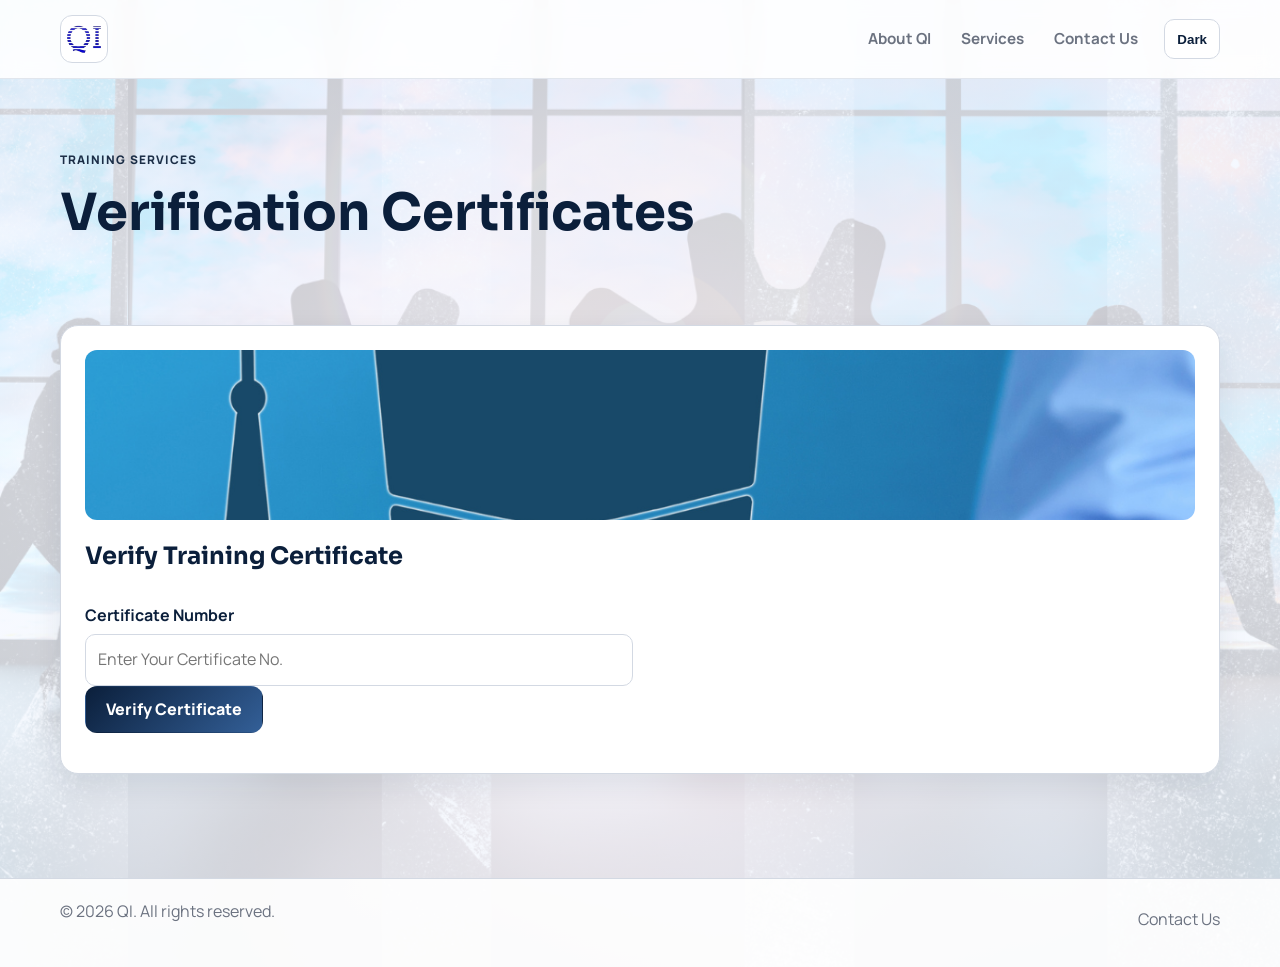
<file: certificate-verification.html>
<!DOCTYPE html>
<html lang="en">
<head>
  <meta charset="UTF-8">
  <meta name="viewport" content="width=device-width, initial-scale=1.0">
  <meta name="description" content="QI certificate verification page for training certificates.">
  <title>QI | Verification Certificates</title>
  <link rel="preconnect" href="https://fonts.googleapis.com">
  <link rel="preconnect" href="https://fonts.gstatic.com" crossorigin>
  <link href="https://fonts.googleapis.com/css2?family=Manrope:wght@400;500;600;700;800&family=Sora:wght@500;600;700;800&display=swap" rel="stylesheet">
  <link rel="stylesheet" href="assets/css/styles.css">
</head>
<body>
  <header class="site-header">
    <div class="container nav-wrap">
      <a class="logo" href="index.html" aria-label="QI Home">
        <img class="logo-image" src="imgs/QI_LOGO.png" alt="QI Logo">
        <!-- <span class="logo-text">Quality Institution</span> -->
      </a>
      <button class="menu-toggle" aria-label="Toggle navigation" aria-expanded="false">Menu</button>
      <nav class="site-nav" data-nav>
        <a href="index.html">About QI</a>
                <a href="index.html#services">Services</a>
        <a href="contact.html">Contact Us</a>
      </nav>
      <button class="theme-toggle" id="themeToggle" type="button" aria-label="Toggle color theme">Dark</button>
    </div>
  </header>

  <main>
    <section class="page-hero">
      <div class="container reveal">
        <p class="eyebrow">Training Services</p>
        <h1>Verification Certificates</h1>
        <!-- <p>Use this page to submit certificate verification requests.</p> -->
      </div>
    </section>

    <section class="section">
      <div class="container">
        <article class="card reveal">
          <img class="card-image" src="imgs/cert1.png" alt="Certificate verification documents">
          <h2>Verify Training Certificate</h2>
          <form id="verificationForm">
            <div class="form-grid">
              <div>
                <label for="certificateId">Certificate Number</label>
                <input id="certificateId" name="certificateId" type="text" required placeholder="Enter Your Certificate No.">
              </div>
              <!-- <div>
                <label for="certificateName">Trainee Name</label>
                <input id="certificateName" name="certificateName" type="text" required>
              </div> -->
            </div>

            <button class="btn btn-primary" type="submit">Verify Certificate</button>
            <p id="verificationResult" class="verification-result" aria-live="polite"></p>
          </form>
        </article>
      </div>
    </section>
  </main>

  <footer class="site-footer">
    <div class="container footer-wrap">
      <p>&copy; <span id="year"></span> QI. All rights reserved.</p>
      <a href="contact.html">Contact Us</a>
    </div>
  </footer>

  <script src="assets/js/main.js"></script>
</body>
</html>
</file>
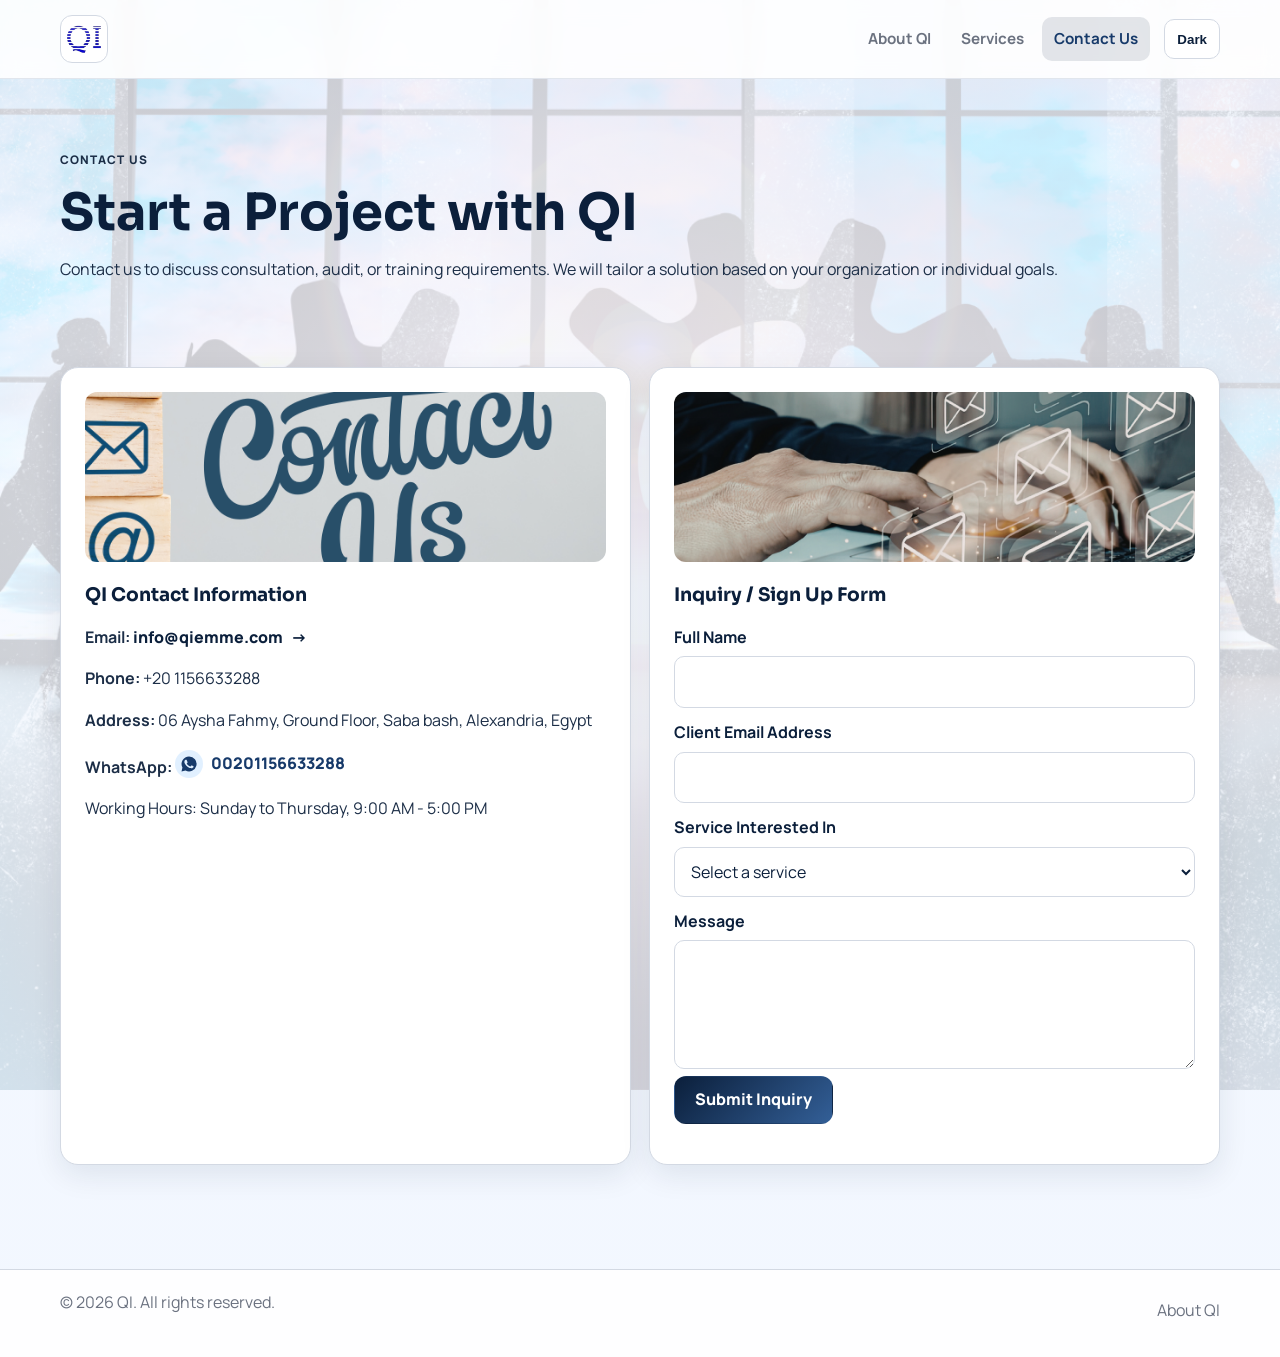
<file: contact.html>
<!DOCTYPE html>
<html lang="en">
<head>
  <meta charset="UTF-8">
  <meta name="viewport" content="width=device-width, initial-scale=1.0">
  <meta name="description" content="Contact Quality Institution for Engineering and Management Consultancy (QI).">
  <title>QI | Contact Us</title>
  <link rel="preconnect" href="https://fonts.googleapis.com">
  <link rel="preconnect" href="https://fonts.gstatic.com" crossorigin>
  <link href="https://fonts.googleapis.com/css2?family=Manrope:wght@400;500;600;700;800&family=Sora:wght@500;600;700;800&display=swap" rel="stylesheet">
  <link rel="stylesheet" href="assets/css/styles.css">
</head>
<body>
  <header class="site-header">
    <div class="container nav-wrap">
      <a class="logo" href="index.html" aria-label="QI Home">
        <img class="logo-image" src="imgs/QI_LOGO.png" alt="QI Logo">
        <!-- <span class="logo-text">Quality Institution</span> -->
      </a>
      <button class="menu-toggle" aria-label="Toggle navigation" aria-expanded="false">Menu</button>
      <nav class="site-nav" data-nav>
        <a href="index.html">About QI</a>
                <a href="index.html#services">Services</a>
        <a href="contact.html" class="active">Contact Us</a>
      </nav>
      <button class="theme-toggle" id="themeToggle" type="button" aria-label="Toggle color theme">Dark</button>
    </div>
  </header>

  <main>
    <section class="page-hero">
      <div class="container reveal">
        <p class="eyebrow">Contact Us</p>
        <h1>Start a Project with QI</h1>
        <p>
          Contact us to discuss consultation, audit, or training requirements.
          We will tailor a solution based on your organization or individual goals.
        </p>
      </div>
    </section>

    <section class="section">
      <div class="container contact-layout">
        <article class="card reveal">
          <img class="card-image" src="imgs/cont.png" alt="Customer support team">
          <h3>QI Contact Information</h3>
          <p><strong>Email:</strong> <a class="text-link" href="mailto:info@qiemme.com">info@qiemme.com</a></p>
          <p><strong>Phone:</strong> +20 1156633288</p>
          <p><strong>Address:</strong> 06 Aysha Fahmy, Ground Floor, Saba bash, Alexandria, Egypt</p>
          <p>
            <strong>WhatsApp:</strong>
            <a class="whatsapp-link" href="https://wa.me/201156633288" target="_blank" rel="noopener noreferrer" aria-label="Chat with QI on WhatsApp">
              <span class="wa-icon" aria-hidden="true">
                <svg viewBox="0 0 24 24" width="18" height="18" focusable="false">
                  <path fill="currentColor" d="M12 2a10 10 0 0 0-8.76 14.8L2 22l5.34-1.2A10 10 0 1 0 12 2zm5.6 14.2c-.24.67-1.4 1.3-1.93 1.38-.5.08-1.14.12-1.84-.1-.43-.14-.98-.32-1.7-.64-2.98-1.29-4.92-4.35-5.06-4.55-.14-.2-1.2-1.6-1.2-3.05 0-1.44.76-2.15 1.03-2.44.27-.3.6-.37.8-.37h.57c.2 0 .47-.08.74.58.27.67.9 2.3.98 2.46.08.16.13.35.03.56-.1.21-.15.35-.3.54-.15.18-.32.4-.46.53-.15.14-.3.29-.13.57.18.3.8 1.31 1.72 2.12 1.2 1.06 2.2 1.39 2.5 1.55.3.16.47.13.64-.08.18-.21.75-.88.95-1.18.2-.3.4-.25.67-.15.27.1 1.73.82 2.03.96.3.15.5.22.57.35.07.12.07.72-.17 1.39z"/>
                </svg>
              </span>
              00201156633288
            </a>
          </p>
          <p>
            Working Hours: Sunday to Thursday, 9:00 AM - 5:00 PM
          </p>
        </article>

        <article class="card reveal" id="signup">
          <img class="card-image" src="imgs/email.png" alt="Client inquiry form">
          <h3>Inquiry / Sign Up Form</h3>
          <form id="contactForm">
            <label for="name">Full Name</label>
            <input id="name" name="name" type="text" required>

            <label for="email">Client Email Address</label>
            <input id="email" name="email" type="email" required>

            <label for="service">Service Interested In</label>
            <select id="service" name="service" required>
              <option value="">Select a service</option>
              <option value="Consultation Services">Consultation Services</option>
              <option value="Audit Services">Audit Services</option>
              <option value="Training Services">Training Services</option>
            </select>

            <label for="message">Message</label>
            <textarea id="message" name="message" rows="4" required></textarea>

            <button class="btn btn-primary" type="submit">Submit Inquiry</button>
            <p id="formMessage" class="form-message" aria-live="polite"></p>
          </form>
        </article>
      </div>
    </section>
  </main>

  <footer class="site-footer">
    <div class="container footer-wrap">
      <p>&copy; <span id="year"></span> QI. All rights reserved.</p>
      <a href="index.html">About QI</a>
    </div>
  </footer>

  <script src="assets/js/main.js"></script>
</body>
</html>
</file>
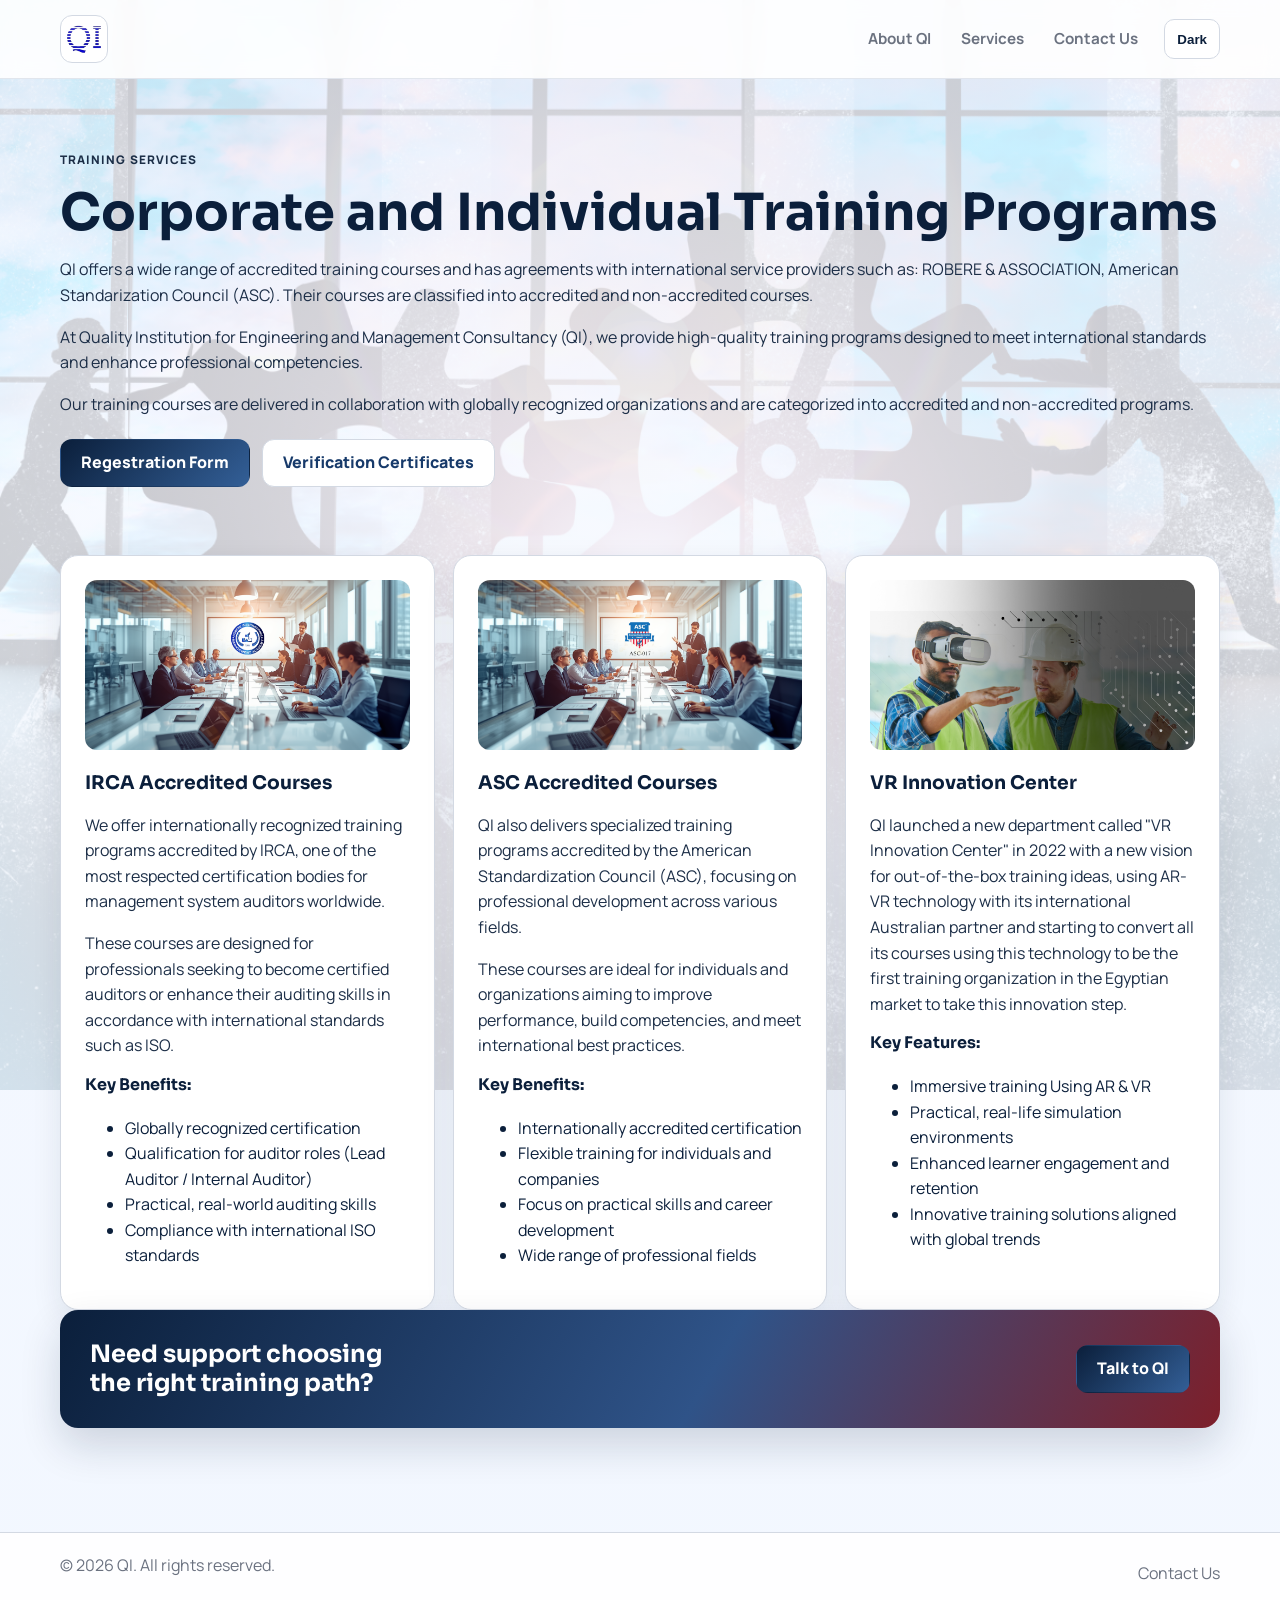
<file: training.html>
<!DOCTYPE html>
<html lang="en">
<head>
  <meta charset="UTF-8">
  <meta name="viewport" content="width=device-width, initial-scale=1.0">
  <meta name="description" content="QI training services for companies and individuals in ISO standards and related fields.">
  <title>QI | Training Services</title>
  <link rel="preconnect" href="https://fonts.googleapis.com">
  <link rel="preconnect" href="https://fonts.gstatic.com" crossorigin>
  <link href="https://fonts.googleapis.com/css2?family=Manrope:wght@400;500;600;700;800&family=Sora:wght@500;600;700;800&display=swap" rel="stylesheet">
  <link rel="stylesheet" href="assets/css/styles.css">
</head>
<body>
  <header class="site-header">
    <div class="container nav-wrap">
      <a class="logo" href="index.html" aria-label="QI Home">
        <img class="logo-image" src="imgs/QI_LOGO.png" alt="QI Logo">
        <!-- <span class="logo-text">Quality Institution</span> -->
      </a>
      <button class="menu-toggle" aria-label="Toggle navigation" aria-expanded="false">Menu</button>
      <nav class="site-nav" data-nav>
        <a href="index.html">About QI</a>
                <a href="index.html#services">Services</a>
        <a href="contact.html">Contact Us</a>
      </nav>
      <button class="theme-toggle" id="themeToggle" type="button" aria-label="Toggle color theme">Dark</button>
    </div>
  </header>

  <main>
    <section class="page-hero">
      <div class="container reveal">
        <p class="eyebrow">Training Services</p>
        <h1>Corporate and Individual Training Programs</h1>
        <p>
          QI offers a wide range of accredited training courses and has agreements with international service
providers such as: ROBERE & ASSOCIATION, American Standarization Council (ASC). Their courses
are classified into accredited and non-accredited courses.
        </p>
        <p>At Quality Institution for Engineering and Management Consultancy (QI), we provide high-quality training programs designed to meet international standards and enhance professional competencies.</p>
        <p>Our training courses are delivered in collaboration with globally recognized organizations and are categorized into accredited and non-accredited programs.</p>
        <div class="cta-group">
          <a class="btn btn-primary" href="registration-form.html">Regestration Form</a>
          <a class="btn btn-outline" href="certificate-verification.html">Verification Certificates</a>
        </div>
      </div>
    </section>

    <section class="section">
      <div class="container cards three-col">
        <article class="card reveal">
          <img class="card-image" src="imgs/irca.png" alt="Corporate training class">
          <h3>IRCA Accredited Courses</h3>
          <p>We offer internationally recognized training programs accredited by IRCA, one of the most respected certification bodies for management system auditors worldwide.</p>
          <p>These courses are designed for professionals seeking to become certified auditors or enhance their auditing skills in accordance with international standards such as ISO.</p>
          <h4>Key Benefits:</h4>
          <ul>
            <li>Globally recognized certification</li>
            <li>Qualification for auditor roles (Lead Auditor / Internal Auditor)</li>
            <li>Practical, real-world auditing skills</li>
            <li>Compliance with international ISO standards</li>
          </ul>
        </article>
        <article class="card reveal">
          <img class="card-image" src="imgs/asc.png" alt="Individual learning">
          <h3>ASC Accredited Courses</h3>
          <p>QI also delivers specialized training programs accredited by the American Standardization Council (ASC), focusing on professional development across various fields.</p>
          <p>These courses are ideal for individuals and organizations aiming to improve performance, build competencies, and meet international best practices.</p>
          <h4>Key Benefits:</h4>
          <ul>
            <li>Internationally accredited certification</li>
            <li>Flexible training for individuals and companies</li>
            <li>Focus on practical skills and career development</li>
            <li>Wide range of professional fields</li>
          </ul>
        </article>
        <article class="card reveal">
          <img class="card-image" src="imgs/vr1.png" alt="ISO specialization training">
          <h3>VR Innovation Center</h3>
          <p>QI launched a new department called "VR Innovation Center" in 2022 with a new
vision for out-of-the-box training ideas, using AR-VR technology with its international
Australian partner and starting to convert all its courses using this technology to be
the first training organization in the Egyptian market to take this innovation step.</p>
          <h4>Key Features:</h4>
          <ul>
            <li>Immersive training Using AR & VR</li>
            <li>Practical, real-life simulation environments</li>
            <li>Enhanced learner engagement and retention</li>
            <li>Innovative training solutions aligned with global trends</li>
          </ul>
        </article>
      </div>
      <div class="container cta-panel reveal">
        <h2>Need support choosing the right training path?</h2>
        <a class="btn btn-primary" href="contact.html">Talk to QI</a>
      </div>
    </section>
  </main>

  <footer class="site-footer">
    <div class="container footer-wrap">
      <p>&copy; <span id="year"></span> QI. All rights reserved.</p>
      <a href="contact.html">Contact Us</a>
    </div>
  </footer>

  <script src="assets/js/main.js"></script>
</body>
</html>
</file>
<file: assets/css/styles.css>
:root {
  --bg: #f4f8ff;
  --bg-alt: #edf4ff;
  --surface: #ffffff;
  --surface-alt: #f7f9fc;
  --text: #0b1f3b;
  --muted: #6b7280;
  --primary: #0b1f3b;
  --primary-strong: #173a6a;
  --accent: #7d1f2a;
  --line: #d3d9e3;
  --header-bg: rgba(255, 255, 255, 0.9);
  --radius: 18px;
  --shadow-soft: 0 10px 30px rgba(11, 31, 59, 0.09);
  --shadow-pop: 0 18px 40px rgba(11, 31, 59, 0.16);
  --bg-overlay: rgba(244, 248, 255, 0.78);
}

body.theme-dark {
  --bg: #0a1528;
  --bg-alt: #0e1f36;
  --surface: #132743;
  --surface-alt: #17304f;
  --text: #eef4ff;
  --muted: #bac4d4;
  --primary: #a8d4ff;
  --primary-strong: #d4e8ff;
  --accent: #b13a48;
  --line: #284364;
  --header-bg: rgba(10, 21, 40, 0.9);
  --shadow-soft: 0 10px 30px rgba(0, 0, 0, 0.25);
  --shadow-pop: 0 20px 42px rgba(0, 0, 0, 0.35);
  --bg-overlay: rgba(10, 21, 40, 0.84);
}

* {
  box-sizing: border-box;
}

html,
body {
  margin: 0;
  padding: 0;
}

html {
  scroll-behavior: smooth;
}

body {
  font-family: "Manrope", sans-serif;
  color: var(--text);
  line-height: 1.6;
  background:
    linear-gradient(var(--bg-overlay), var(--bg-overlay)),
    radial-gradient(980px 560px at 95% -10%, rgba(168, 212, 255, 0.38), transparent 65%),
    radial-gradient(740px 420px at 0% 0%, rgba(125, 31, 42, 0.12), transparent 62%),
    url("../../imgs/main.png") center / cover no-repeat fixed,
    linear-gradient(var(--bg), var(--bg-alt));
  background-attachment: scroll, scroll, scroll, fixed, scroll;
  transition: background 0.28s ease, color 0.28s ease;
}

h1,
h2,
h3,
h4 {
  font-family: "Sora", sans-serif;
  line-height: 1.2;
  margin-top: 0;
}

p {
  margin-top: 0;
}

a {
  color: inherit;
  text-decoration: none;
}

.container {
  width: min(1160px, 92%);
  margin: 0 auto;
}

.site-header {
  position: sticky;
  top: 0;
  z-index: 90;
  border-bottom: 1px solid color-mix(in srgb, var(--line) 65%, transparent);
  background: var(--header-bg);
  backdrop-filter: blur(10px);
}

.nav-wrap {
  min-height: 78px;
  display: flex;
  align-items: center;
  gap: 14px;
}

.logo {
  display: inline-flex;
  align-items: center;
  gap: 10px;
}

.logo-image {
  width: 48px;
  height: 48px;
  object-fit: contain;
  border-radius: 12px;
  background: #fff;
  border: 1px solid var(--line);
  padding: 4px;
}

.logo-text {
  font-weight: 700;
}

.site-nav {
  margin-left: auto;
  display: flex;
  align-items: center;
  gap: 6px;
}

.site-nav a,
.nav-link-button {
  color: var(--muted);
  font-weight: 700;
  font-size: 0.95rem;
  padding: 10px 12px;
  border-radius: 10px;
  border: none;
  background: transparent;
  cursor: pointer;
  transition: all 0.24s ease;
}

.site-nav a:hover,
.site-nav a.active,
.nav-link-button:hover,
.nav-link-button.active,
.nav-dropdown.open .nav-link-button {
  color: var(--primary-strong);
  background: color-mix(in srgb, var(--primary) 11%, transparent);
}

.nav-dropdown {
  position: relative;
}

.mega-menu {
  position: absolute;
  top: calc(100% + 10px);
  left: -110px;
  width: min(760px, 84vw);
  padding: 14px;
  border-radius: 16px;
  border: 1px solid var(--line);
  background: var(--surface);
  box-shadow: var(--shadow-pop);
  display: grid;
  grid-template-columns: repeat(3, minmax(0, 1fr));
  gap: 10px;
  opacity: 0;
  transform: translateY(10px);
  pointer-events: none;
  transition: opacity 0.22s ease, transform 0.22s ease;
}

.nav-dropdown.open .mega-menu,
.nav-dropdown:hover .mega-menu,
.nav-dropdown:focus-within .mega-menu {
  opacity: 1;
  transform: translateY(0);
  pointer-events: auto;
}

.mega-item {
  border: 1px solid var(--line);
  border-radius: 12px;
  padding: 12px;
  background: color-mix(in srgb, var(--surface-alt) 78%, transparent);
  transition: transform 0.2s ease, border-color 0.2s ease;
}

.mega-item strong {
  display: block;
  margin-bottom: 4px;
}

.mega-item span {
  display: block;
  font-size: 0.87rem;
  color: var(--muted);
  line-height: 1.45;
}

.mega-item:hover,
.mega-item.active {
  transform: translateY(-2px);
  border-color: color-mix(in srgb, var(--primary) 40%, var(--line));
}

.theme-toggle,
.menu-toggle {
  border: 1px solid var(--line);
  border-radius: 10px;
  min-height: 40px;
  padding: 6px 12px;
  background: var(--surface);
  color: var(--text);
  font-weight: 700;
  cursor: pointer;
}

.menu-toggle {
  display: none;
}

.hero,
.page-hero {
  padding: 72px 0 34px;
}

.hero-modern {
  position: relative;
  min-height: 560px;
  display: flex;
  align-items: center;
  background:
    linear-gradient(120deg, rgba(10, 26, 52, 0.74), rgba(18, 41, 72, 0.64)),
    url("../../imgs/main.png") center / cover no-repeat;
  border-radius: 28px;
  overflow: hidden;
}

.hero-modern::before {
  content: "";
  position: absolute;
  inset: 0;
  background: linear-gradient(180deg, rgba(168, 212, 255, 0.1), rgba(125, 31, 42, 0.16));
  pointer-events: none;
}

.hero-modern .hero-content {
  max-width: 1100px;
  margin: 0 auto;
  text-align: center;
  position: relative;
  z-index: 2;
}

.hero-modern .hero-content p {
  margin-left: auto;
  margin-right: auto;
}

.hero-modern .cta-group {
  justify-content: center;
}

.hero-modern .tagline,
.hero-modern h1,
.hero-modern .hero-content p {
  color: #f3f7ff;
}

.hero-modern .tagline {
  letter-spacing: 0.11em;
}

.hero-modern .btn-primary {
  background: #ffffff;
  color: #0b1f3b;
}

.hero-modern .btn-primary:hover {
  box-shadow: 0 16px 30px rgba(10, 21, 40, 0.35);
}

.hero-modern .btn-outline {
  background: transparent;
  color: #ffffff;
  border-color: rgba(255, 255, 255, 0.65);
}

.hero-modern .btn-outline:hover {
  background: rgba(255, 255, 255, 0.14);
  border-color: #ffffff;
}

.hero-grid {
  display: grid;
  grid-template-columns: 1fr;
  gap: 22px;
  align-items: stretch;
}

.tagline,
.eyebrow {
  margin-bottom: 12px;
  text-transform: uppercase;
  letter-spacing: 0.09em;
  font-size: 0.74rem;
  font-weight: 800;
  color: var(--primary-strong);
}

.hero-content h1,
.page-hero h1 {
  font-size: clamp(2rem, 4vw, 3.3rem);
  margin-bottom: 14px;
}

.hero-content p,
.page-hero p,
.card p,
.process-item p {
  color: color-mix(in srgb, var(--text) 82%, var(--muted));
}

.hero-panel,
.card {
  border-radius: var(--radius);
  border: 1px solid var(--line);
  background: var(--surface);
  box-shadow: var(--shadow-soft);
}

.hero-panel,
.card {
  padding: 24px;
}

.card {
  overflow: hidden;
}

.card-image {
  width: 100%;
  height: 170px;
  object-fit: cover;
  border-radius: 12px;
  margin-bottom: 14px;
  transform: scale(1);
  transition: transform 0.35s ease, filter 0.35s ease;
}

.card:hover .card-image {
  transform: scale(1.04);
  filter: saturate(1.1);
}

.hero-panel h2 {
  font-size: clamp(1.2rem, 2vw, 1.6rem);
}

.check-list {
  margin: 14px 0 0;
  padding: 0;
  list-style: none;
}

.check-list li {
  position: relative;
  padding-left: 28px;
  margin-bottom: 10px;
}

.check-list li::before {
  content: "";
  position: absolute;
  left: 0;
  top: 8px;
  width: 12px;
  height: 12px;
  border-radius: 50%;
  background: linear-gradient(130deg, var(--primary), var(--accent));
  box-shadow: 0 0 0 4px color-mix(in srgb, var(--primary) 20%, transparent);
}

.cta-group {
  margin-top: 22px;
  display: flex;
  gap: 12px;
  flex-wrap: wrap;
}

.btn {
  min-height: 46px;
  border-radius: 12px;
  border: 1px solid transparent;
  padding: 10px 20px;
  font: inherit;
  font-weight: 800;
  display: inline-flex;
  align-items: center;
  justify-content: center;
  cursor: pointer;
  transition: transform 0.2s ease, box-shadow 0.2s ease, background 0.2s ease;
}

.btn-primary {
  color: #fff;
  background: linear-gradient(135deg, var(--primary), #335f97);
}

.btn-primary:hover {
  transform: translateY(-2px);
  box-shadow: 0 16px 26px color-mix(in srgb, var(--primary) 32%, transparent);
}

.btn-outline {
  background: var(--surface);
  color: var(--primary-strong);
  border-color: var(--line);
}

.btn-outline:hover {
  border-color: var(--primary);
}

.section {
  padding: 34px 0 64px;
}

.section-muted {
  background: linear-gradient(180deg, color-mix(in srgb, var(--surface) 76%, transparent), color-mix(in srgb, var(--surface-alt) 90%, transparent));
}

.section-head {
  margin-bottom: 20px;
}

.section-head h2 {
  margin-bottom: 0;
  font-size: clamp(1.55rem, 3.1vw, 2.45rem);
}

.cards,
.metrics-grid,
.split-layout,
.contact-layout,
.process-grid {
  display: grid;
  gap: 18px;
}

.two-col,
.split-layout,
.contact-layout {
  grid-template-columns: repeat(2, minmax(0, 1fr));
}

.three-col {
  grid-template-columns: repeat(3, minmax(0, 1fr));
}

.text-link {
  display: inline-flex;
  align-items: center;
  gap: 8px;
  color: var(--primary);
  font-weight: 800;
  transition: transform 0.25s ease, color 0.25s ease;
}

.text-link::after {
  content: "\2192";
  transform: translateX(0);
  transition: transform 0.25s ease;
}

.text-link:hover {
  color: var(--accent);
  transform: translateX(2px);
}

.text-link:hover::after {
  transform: translateX(4px);
}

.metrics-wrap {
  padding-top: 8px;
}

.metrics-grid {
  grid-template-columns: repeat(4, minmax(0, 1fr));
}

.hero-bottom-grid {
  display: grid;
  grid-template-columns: 1.3fr 0.9fr;
  gap: 18px;
  align-items: stretch;
}

.hero-bottom-grid .metrics-grid {
  grid-template-columns: repeat(2, minmax(0, 1fr));
}

.hero-panel-secondary {
  min-height: 100%;
}

.metric-card {
  border: 1px solid var(--line);
  border-radius: 16px;
  background: color-mix(in srgb, var(--surface) 86%, transparent);
  backdrop-filter: blur(4px);
  padding: 22px;
  text-align: left;
}

.metric-value {
  margin: 0;
  font-family: "Sora", sans-serif;
  font-size: clamp(1.8rem, 3vw, 2.2rem);
  color: var(--primary-strong);
  font-weight: 800;
}

.metric-label {
  margin: 7px 0 0;
  color: var(--muted);
  font-weight: 700;
  font-size: 0.94rem;
}

.process-grid {
  grid-template-columns: repeat(4, minmax(0, 1fr));
}

.process-item {
  padding: 20px;
  border-radius: 16px;
  border: 1px solid var(--line);
  background: var(--surface);
  box-shadow: var(--shadow-soft);
}

.process-item span {
  display: inline-grid;
  width: 34px;
  height: 34px;
  border-radius: 50%;
  place-items: center;
  margin-bottom: 10px;
  font-size: 0.85rem;
  font-weight: 800;
  color: #fff;
  background: linear-gradient(135deg, var(--primary), var(--accent));
}

.case-card {
  position: relative;
  overflow: hidden;
}

.case-card::after {
  content: "";
  position: absolute;
  right: -40px;
  bottom: -40px;
  width: 130px;
  height: 130px;
  border-radius: 50%;
  background: radial-gradient(circle, color-mix(in srgb, var(--accent) 24%, transparent), transparent 68%);
}

.case-industry {
  display: inline-block;
  margin-bottom: 8px;
  padding: 4px 10px;
  border-radius: 999px;
  font-size: 0.78rem;
  font-weight: 800;
  text-transform: uppercase;
  color: var(--primary-strong);
  background: color-mix(in srgb, var(--primary) 12%, transparent);
}

.case-points {
  margin: 10px 0 0;
  padding-left: 18px;
}

.case-points li {
  margin-bottom: 6px;
  color: color-mix(in srgb, var(--text) 82%, var(--muted));
}

.cta-panel {
  display: flex;
  justify-content: space-between;
  align-items: center;
  gap: 14px;
  border-radius: var(--radius);
  color: #fff;
  padding: 30px;
  background: linear-gradient(120deg, #0b1f3b, #2f5388 56%, #7d1f2a);
  box-shadow: var(--shadow-pop);
}

.cta-panel .eyebrow {
  color: rgba(255, 255, 255, 0.84);
}

.cta-panel h2 {
  margin: 0;
  max-width: 18ch;
}

label {
  display: block;
  margin-top: 12px;
  margin-bottom: 6px;
  font-weight: 700;
}

input,
select,
textarea {
  width: 100%;
  border: 1px solid var(--line);
  border-radius: 10px;
  padding: 12px;
  font: inherit;
  color: var(--text);
  background: var(--surface);
}

textarea {
  resize: vertical;
}

.form-message,
.verification-result {
  margin-top: 12px;
  color: var(--primary-strong);
  font-weight: 700;
}

.form-grid {
  display: grid;
  grid-template-columns: repeat(2, minmax(0, 1fr));
  gap: 14px;
}

.whatsapp-link {
  display: inline-flex;
  align-items: center;
  gap: 8px;
  font-weight: 800;
  color: var(--primary-strong);
}

.wa-icon {
  display: inline-flex;
  align-items: center;
  justify-content: center;
  width: 28px;
  height: 28px;
  border-radius: 50%;
  background: rgba(168, 212, 255, 0.35);
}

.site-footer {
  margin-top: 40px;
  padding: 20px 0 26px;
  border-top: 1px solid var(--line);
  background: color-mix(in srgb, var(--surface) 90%, transparent);
}

.footer-wrap {
  display: flex;
  align-items: center;
  justify-content: space-between;
  gap: 14px;
  color: var(--muted);
}

.modal {
  position: fixed;
  inset: 0;
  display: none;
  align-items: center;
  justify-content: center;
  background: rgba(3, 18, 34, 0.6);
  padding: 20px;
}

.modal.open {
  display: flex;
}

.modal-card {
  width: min(520px, 100%);
  border-radius: var(--radius);
  border: 1px solid var(--line);
  background: var(--surface);
  box-shadow: var(--shadow-pop);
  padding: 24px;
  position: relative;
}

.modal-close {
  position: absolute;
  top: 10px;
  right: 12px;
  border: none;
  background: transparent;
  font-size: 1.6rem;
  cursor: pointer;
  color: var(--muted);
}

.reveal {
  opacity: 0;
  transform: translateY(14px);
  transition: opacity 0.62s ease, transform 0.62s ease;
}

.reveal.visible {
  opacity: 1;
  transform: translateY(0);
}

@keyframes heroSlideIn {
  0% {
    opacity: 0;
    transform: translateY(22px);
  }
  100% {
    opacity: 1;
    transform: translateY(0);
  }
}

@keyframes focusFloat {
  0%,
  100% {
    transform: translateY(0);
  }
  50% {
    transform: translateY(-6px);
  }
}

@keyframes metricsRise {
  0% {
    opacity: 0;
    transform: translateY(16px);
  }
  100% {
    opacity: 1;
    transform: translateY(0);
  }
}

.hero-main-animate {
  animation: heroSlideIn 0.85s ease;
}

.hero-focus-animate {
  animation: heroSlideIn 1s ease, focusFloat 6s ease-in-out 1.2s infinite;
}

.metric-animate {
  animation: metricsRise 0.7s ease;
}

.metric-animate:nth-child(2) {
  animation-delay: 0.1s;
}

.metric-animate:nth-child(3) {
  animation-delay: 0.2s;
}

.metric-animate:nth-child(4) {
  animation-delay: 0.3s;
}

@media (max-width: 1040px) {
  .hero-grid,
  .metrics-grid,
  .hero-bottom-grid,
  .three-col,
  .process-grid {
    grid-template-columns: 1fr;
  }

  .hero-bottom-grid .metrics-grid {
    grid-template-columns: repeat(2, minmax(0, 1fr));
  }

  .mega-menu {
    left: -210px;
  }
}

@media (max-width: 900px) {
  .site-nav {
    position: absolute;
    top: 78px;
    left: 0;
    right: 0;
    display: flex;
    flex-direction: column;
    align-items: flex-start;
    gap: 4px;
    background: color-mix(in srgb, var(--surface) 96%, transparent);
    border-bottom: 1px solid var(--line);
    padding: 8px 4%;
    max-height: 0;
    overflow: hidden;
    transition: max-height 0.24s ease;
  }

  .site-nav.open {
    max-height: 520px;
  }

  .site-nav a,
  .nav-link-button {
    width: 100%;
    text-align: left;
  }

  .nav-dropdown {
    width: 100%;
  }

  .mega-menu {
    position: static;
    width: 100%;
    grid-template-columns: 1fr;
    margin-top: 6px;
    max-height: 0;
    opacity: 1;
    transform: none;
    pointer-events: none;
    overflow: hidden;
    padding: 0;
    border: none;
    box-shadow: none;
    transition: max-height 0.24s ease;
  }

  .nav-dropdown.open .mega-menu {
    max-height: 380px;
    pointer-events: auto;
    padding: 8px 0 0;
  }

  .theme-toggle {
    margin-left: auto;
  }

  .menu-toggle {
    display: inline-flex;
    align-items: center;
    justify-content: center;
  }

  .two-col,
  .split-layout,
  .contact-layout,
  .hero-bottom-grid,
  .process-grid,
  .metrics-grid,
  .three-col,
  .hero-grid {
    grid-template-columns: 1fr;
  }

  .cta-panel {
    flex-direction: column;
    align-items: flex-start;
  }

  .form-grid {
    grid-template-columns: 1fr;
  }
}

@media (max-width: 560px) {
  body {
    background-attachment: scroll, scroll, scroll, scroll, scroll;
  }

  .hero,
  .page-hero {
    padding-top: 56px;
  }

  .btn {
    width: 100%;
  }

  .footer-wrap {
    flex-direction: column;
    align-items: flex-start;
  }
}
</file>
